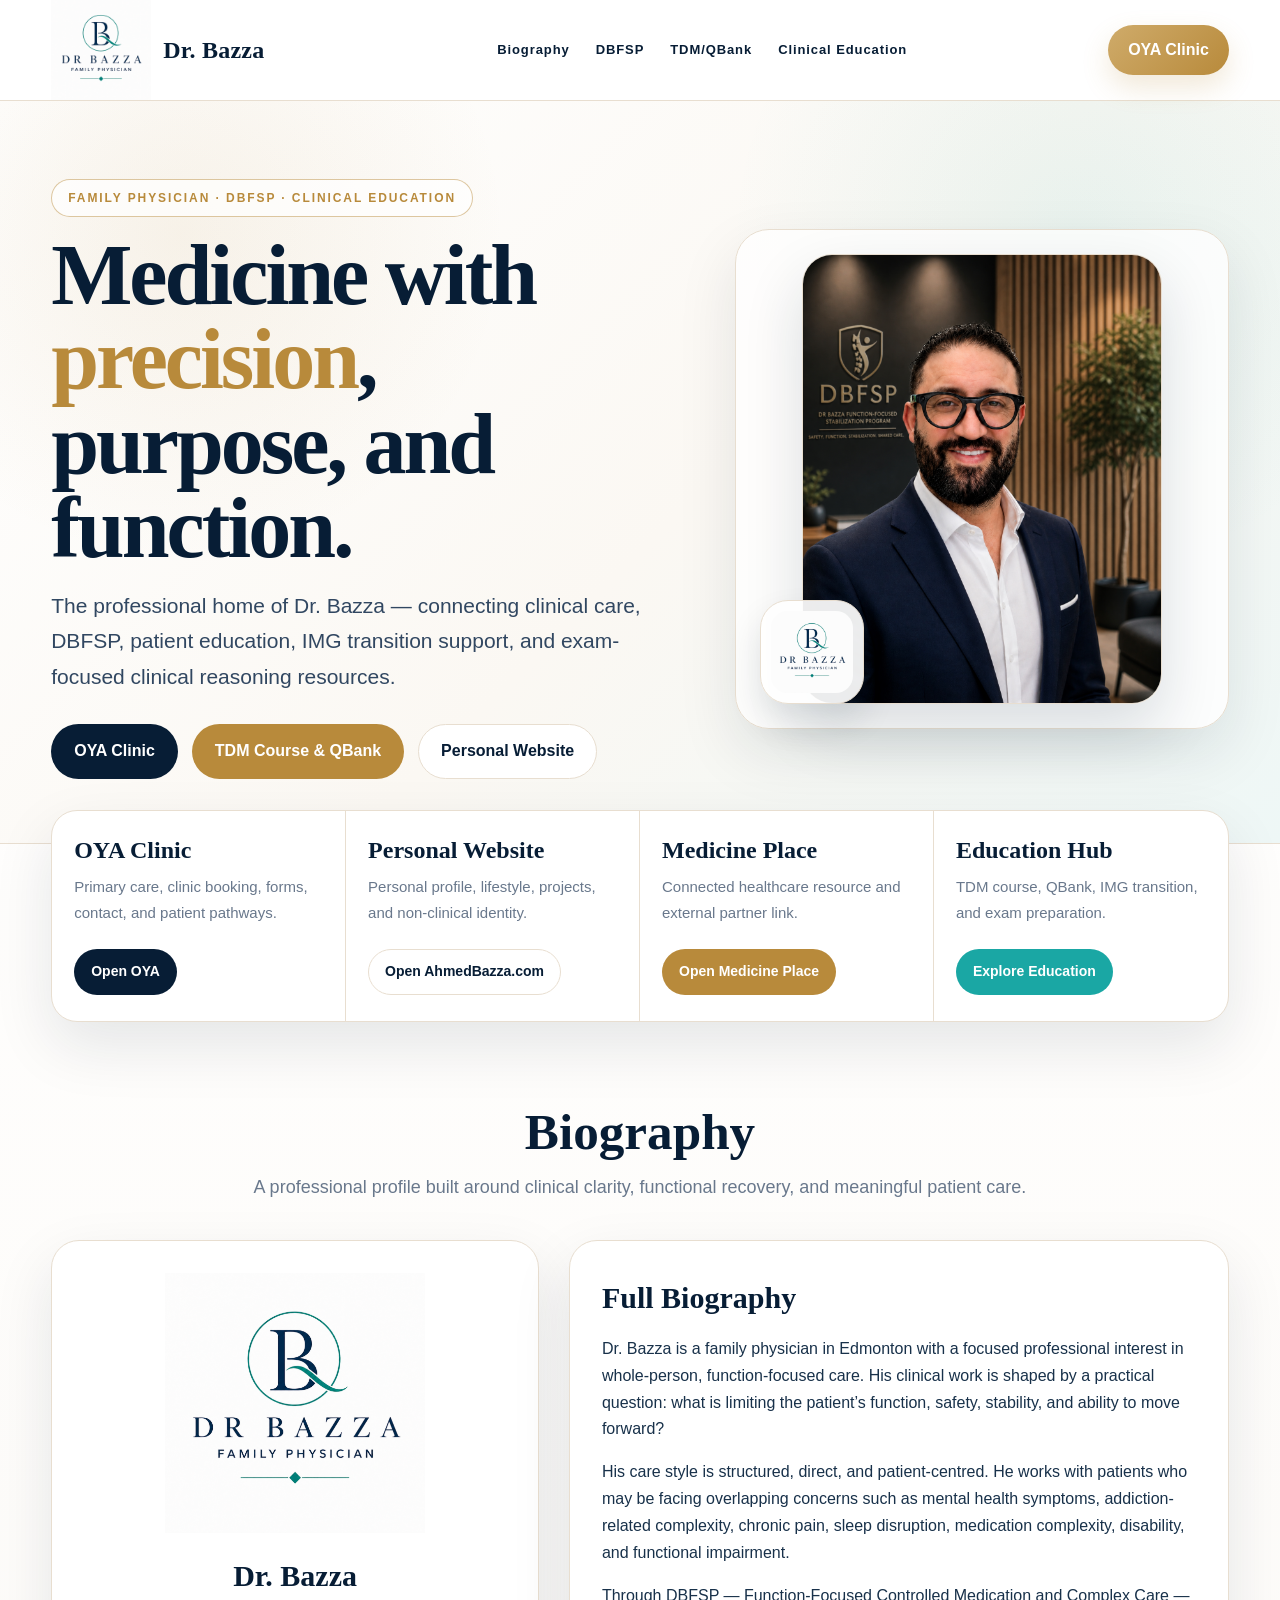
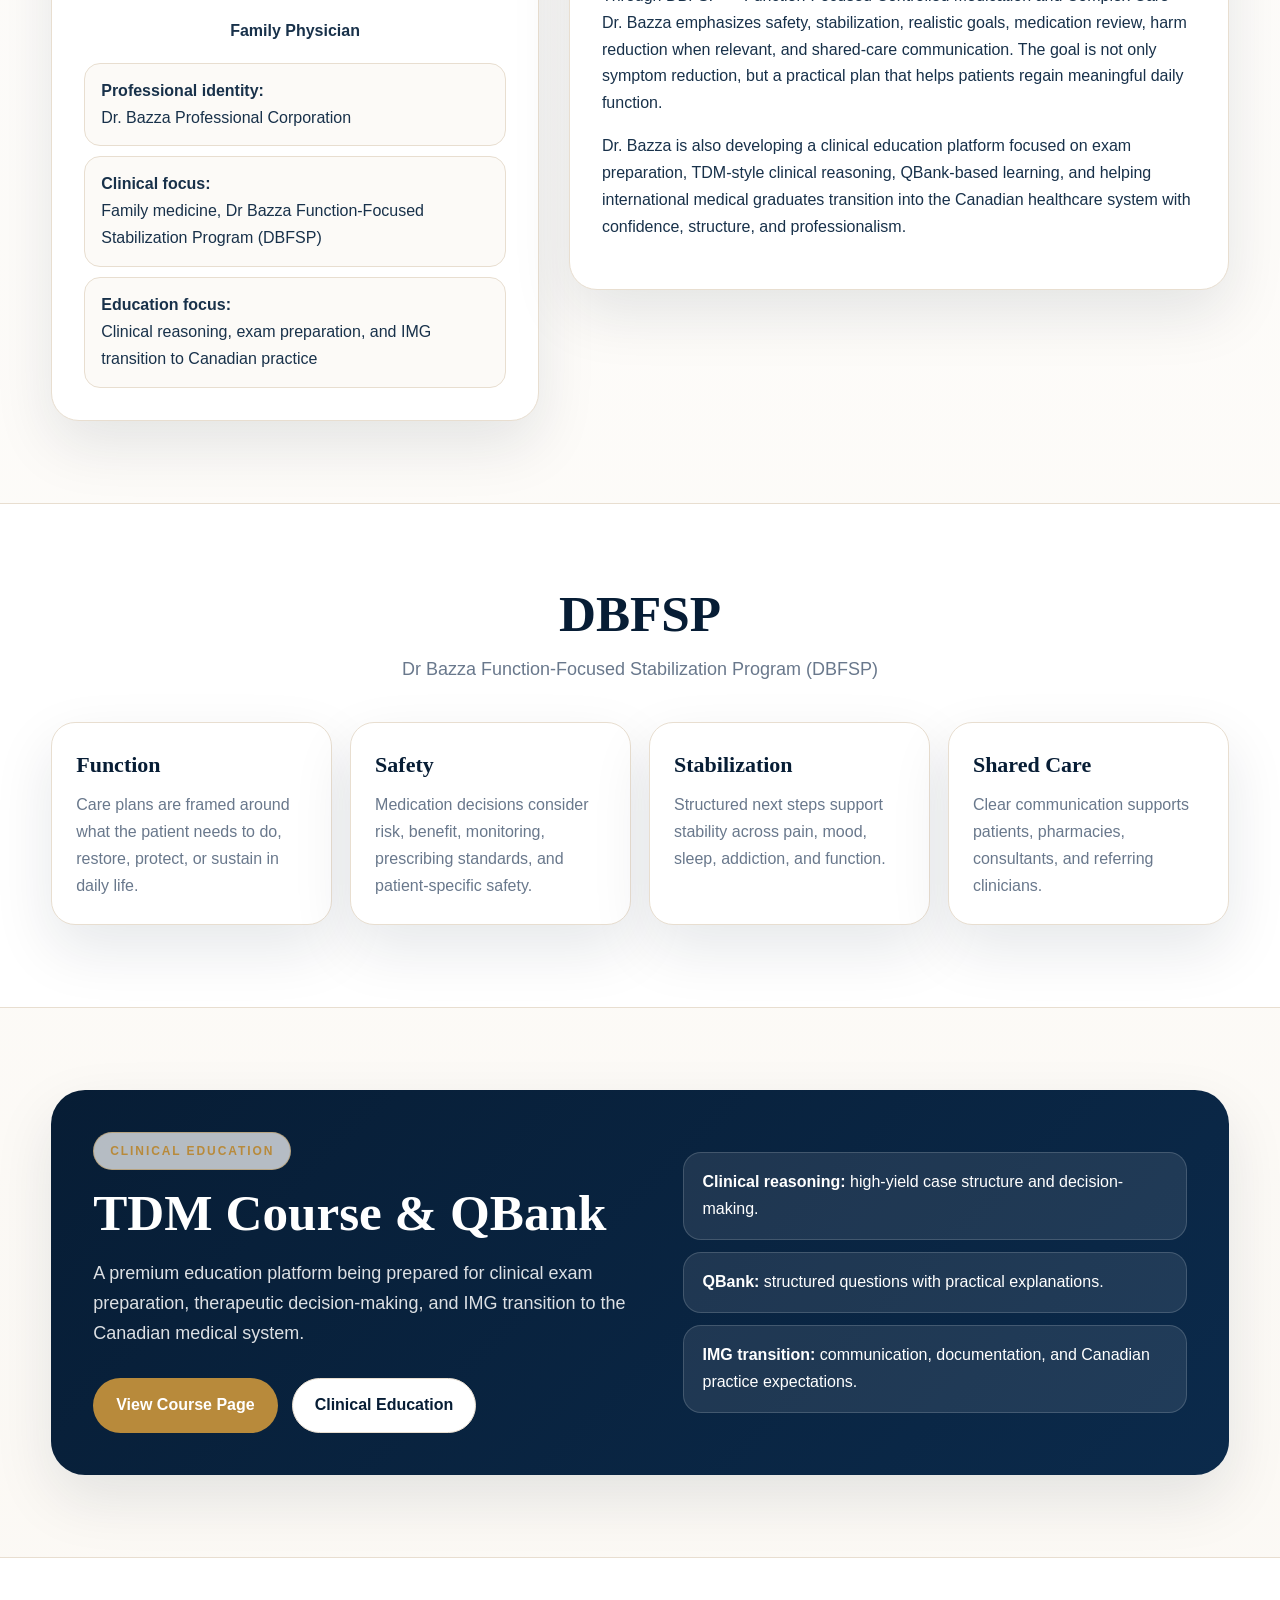
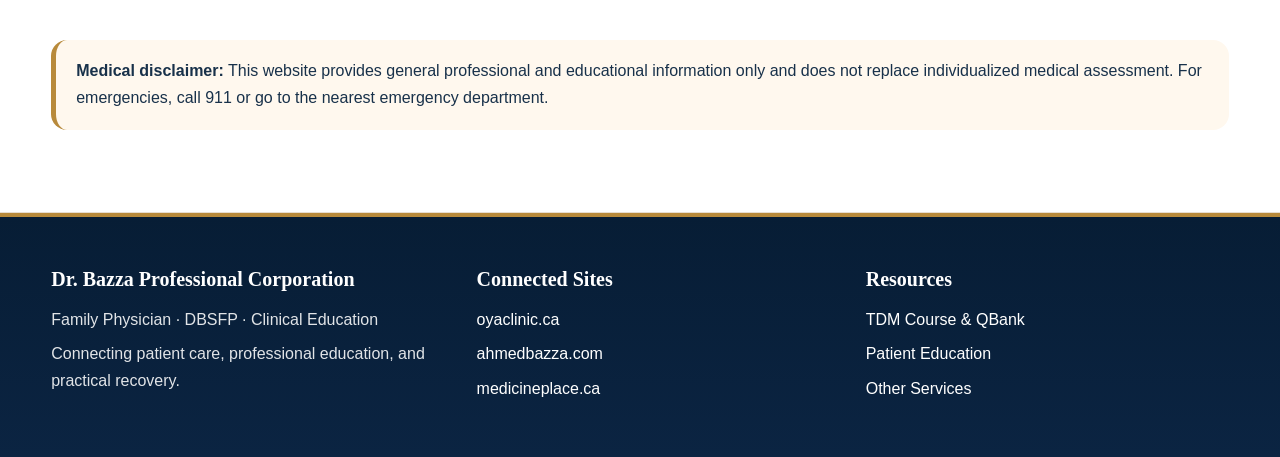
<file: index.html>
<!DOCTYPE html>
<html lang="en"><head>
  <meta charset="UTF-8">
  <meta name="viewport" content="width=device-width, initial-scale=1.0">
  <title>Dr. Bazza | Family Physician &amp; DBFSP</title>
  <meta name="description" content="Dr. Bazza. Family physician, DBFSP, clinical education, TDM course and QBank, patient education, and connected professional ecosystem.">
  <meta property="og:title" content="Dr. Bazza">
  <meta property="og:description" content="Family Physician &amp; DBFSP. Whole-person care with precision, purpose, and practical recovery.">
  <meta property="og:image" content="og-image.jpg">
  <link rel="stylesheet" href="styles.css">
  <link rel="icon" href="favicon.png">
</head>
<body>
  <a class="skip-link" href="#main">Skip to content</a>
  <header class="site-header">
    <div class="container header-row">
      <a class="brand" href="index.html" aria-label="Dr. Bazza home">
        <img src="favicon.png" alt="" class="brand-mark">
        <span class="brand-text"><span class="brand-name">Dr. Bazza</span>
      </a>
      <nav class="nav" aria-label="Main navigation">
        <a href="index.html#bio">Biography</a>
        <a href="index.html#DBFSP">DBFSP</a>
        <a href="tdm-course-qbank.html">TDM/QBank</a>
        <a href="clinical-education.html">Clinical Education</a>
  
      </nav>
      <a class="header-cta" href="https://oyaclinic.ca">OYA Clinic</a>
    </div>
  </header>

  <main id="main">
    <section class="hero">
      <div class="container hero-grid">
        <div>
          <div class="kicker">Family Physician · DBFSP · Clinical Education</div>
          <h1>Medicine with <span>precision</span>, purpose, and function.</h1>
          <p class="hero-lead">
            The professional home of Dr. Bazza — connecting clinical care, DBFSP, patient education,
            IMG transition support, and exam-focused clinical reasoning resources.
          </p>
          <div class="button-row">
            <a class="btn btn-primary" href="https://oyaclinic.ca">OYA Clinic</a>
            <a class="btn btn-gold" href="tdm-course-qbank.html">TDM Course &amp; QBank</a>
            <a class="btn btn-outline" href="https://ahmedbazza.com">Personal Website</a>
          </div>
        </div>
        <div class="hero-panel">
          <img src="dr-bazza-profile.jpg" alt="Professional portrait of Dr. Bazza" class="profile-photo">
          <img src="dr-bazza-logo.png" alt="Dr. Bazza logo" class="logo-chip">
        </div>
      </div>
    </section>

    <section class="container ecosystem" aria-label="Connected professional ecosystem">
      <div class="ecosystem-grid">
        <article class="ecosystem-card">
          <h3>OYA Clinic</h3>
          <p>Primary care, clinic booking, forms, contact, and patient pathways.</p>
          <a class="btn btn-primary btn-small" href="https://oyaclinic.ca">Open OYA</a>
        </article>
        <article class="ecosystem-card">
          <h3>Personal Website</h3>
          <p>Personal profile, lifestyle, projects, and non-clinical identity.</p>
          <a class="btn btn-outline btn-small" href="https://ahmedbazza.com">Open AhmedBazza.com</a>
        </article>
        <article class="ecosystem-card">
          <h3>Medicine Place</h3>
          <p>Connected healthcare resource and external partner link.</p>
          <a class="btn btn-gold btn-small" href="https://medicineplace.ca">Open Medicine Place</a>
        </article>
        <article class="ecosystem-card">
          <h3>Education Hub</h3>
          <p>TDM course, QBank, IMG transition, and exam preparation.</p>
          <a class="btn btn-teal btn-small" href="tdm-course-qbank.html">Explore Education</a>
        </article>
      </div>
    </section>

    <section class="section" id="bio">
      <div class="container">
        <div class="section-title">
          <h2>Biography</h2>
          <p>A professional profile built around clinical clarity, functional recovery, and meaningful patient care.</p>
        </div>
        <div class="bio-grid">
          <aside class="panel signature-card">
            <img src="dr-bazza-logo.png" alt="Dr. Bazza logo" class="logo">
            <h3>Dr. Bazza</h3>
            <p><strong>Family Physician</strong></p>
            <div class="meta-list">
              <div class="meta-item"><strong>Professional identity:</strong><br>Dr. Bazza Professional Corporation</div>
              <div class="meta-item"><strong>Clinical focus:</strong><br>Family medicine, Dr Bazza Function-Focused Stabilization Program (DBFSP)</div>
              <div class="meta-item"><strong>Education focus:</strong><br>Clinical reasoning, exam preparation, and IMG transition to Canadian practice</div>
            </div>
          </aside>

          <article class="panel bio-text">
            <h3>Full Biography</h3>
            <p>
              Dr. Bazza is a family physician in Edmonton with a focused professional interest in
              whole-person, function-focused care. His clinical work is shaped by a practical question:
              what is limiting the patient’s function, safety, stability, and ability to move forward?
            </p>
            <p>
              His care style is structured, direct, and patient-centred. He works with patients who may be
              facing overlapping concerns such as mental health symptoms, addiction-related complexity,
              chronic pain, sleep disruption, medication complexity, disability, and functional impairment.
            </p>
            <p>
              Through DBFSP — Function-Focused Controlled Medication and Complex Care — Dr. Bazza emphasizes
              safety, stabilization, realistic goals, medication review, harm reduction when relevant, and
              shared-care communication. The goal is not only symptom reduction, but a practical plan that
              helps patients regain meaningful daily function.
            </p>
            <p>
              Dr. Bazza is also developing a clinical education platform focused on exam preparation,
              TDM-style clinical reasoning, QBank-based learning, and helping international medical graduates
              transition into the Canadian healthcare system with confidence, structure, and professionalism.
            </p>
          </article>
        </div>
      </div>
    </section>

    <section class="section alt" id="dpfsp">
      <div class="container">
        <div class="section-title">
          <h2>DBFSP</h2>
          <p>Dr Bazza Function-Focused Stabilization Program (DBFSP)</p>
        </div>
        <div class="focus-grid">
          <article class="focus-card"><h3>Function</h3><p>Care plans are framed around what the patient needs to do, restore, protect, or sustain in daily life.</p></article>
          <article class="focus-card"><h3>Safety</h3><p>Medication decisions consider risk, benefit, monitoring, prescribing standards, and patient-specific safety.</p></article>
          <article class="focus-card"><h3>Stabilization</h3><p>Structured next steps support stability across pain, mood, sleep, addiction, and function.</p></article>
          <article class="focus-card"><h3>Shared Care</h3><p>Clear communication supports patients, pharmacies, consultants, and referring clinicians.</p></article>
        </div>
      </div>
    </section>

    <section class="section">
      <div class="container education-ad">
        <div>
          <div class="kicker">Clinical Education</div>
          <h2>TDM Course &amp; QBank</h2>
          <p>
            A premium education platform being prepared for clinical exam preparation, therapeutic decision-making,
            and IMG transition to the Canadian medical system.
          </p>
          <div class="button-row">
            <a class="btn btn-gold" href="tdm-course-qbank.html">View Course Page</a>
            <a class="btn btn-outline" href="clinical-education.html">Clinical Education</a>
          </div>
        </div>
        <div class="ad-list">
          <div class="ad-item"><strong>Clinical reasoning:</strong> high-yield case structure and decision-making.</div>
          <div class="ad-item"><strong>QBank:</strong> structured questions with practical explanations.</div>
          <div class="ad-item"><strong>IMG transition:</strong> communication, documentation, and Canadian practice expectations.</div>
        </div>
      </div>
    </section>

    <section class="section alt">
      <div class="container">
        <div class="notice">
          <strong>Medical disclaimer:</strong> This website provides general professional and educational information only and does not replace individualized medical assessment. For emergencies, call 911 or go to the nearest emergency department.
        </div>
      </div>
    </section>
  </main>
  <footer class="footer">
    <div class="container footer-grid">
      <div>
        <h4>Dr. Bazza Professional Corporation</h4>
        <p>Family Physician · DBSFP · Clinical Education</p>
        <p>Connecting patient care, professional education, and practical recovery.</p>
      </div>
      <div>
        <h4>Connected Sites</h4>
        <p><a href="https://oyaclinic.ca">oyaclinic.ca</a></p>
        <p><a href="https://ahmedbazza.com">ahmedbazza.com</a></p>
        <p><a href="https://medicineplace.ca">medicineplace.ca</a></p>
      </div>
      <div>
        <h4>Resources</h4>
        <p><a href="tdm-course-qbank.html">TDM Course &amp; QBank</a></p>
        <p><a href="patient-education.html">Patient Education</a></p>
        <p><a href="other-services.html">Other Services</a></p>
      </div>
    </div>
  </footer>


</body></html>
</file>
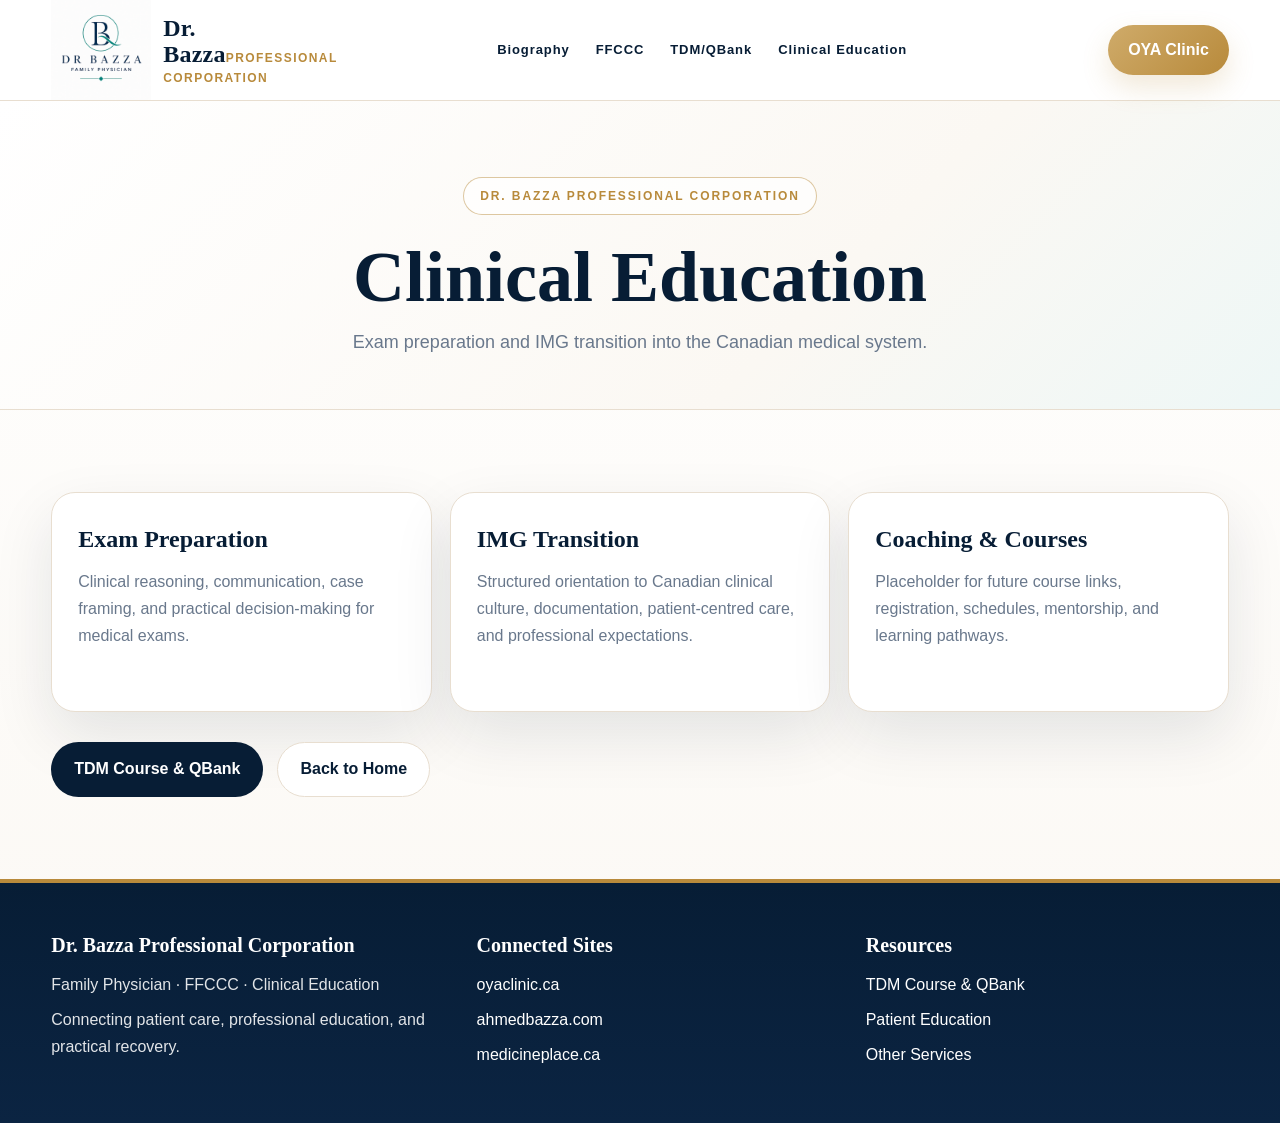
<file: clinical-education.html>
<!DOCTYPE html>
<html lang="en">
<head>
  <meta charset="UTF-8">
  <meta name="viewport" content="width=device-width, initial-scale=1.0">
  <title>Clinical Education | Dr. Bazza</title>
  <meta name="description" content="Exam preparation and IMG transition into the Canadian medical system.">
  <link rel="stylesheet" href="styles.css">
  <link rel="icon" href="favicon.png">
</head>
<body>
  <header class="site-header">
    <div class="container header-row">
      <a class="brand" href="index.html" aria-label="Dr. Bazza home">
        <img src="favicon.png" alt="" class="brand-mark">
        <span class="brand-text"><span class="brand-name">Dr. Bazza</span><span class="brand-sub">Professional Corporation</span></span>
      </a>
      <nav class="nav" aria-label="Main navigation">
        <a href="index.html#bio">Biography</a>
        <a href="index.html#ffccc">FFCCC</a>
        <a href="tdm-course-qbank.html">TDM/QBank</a>
        <a href="clinical-education.html" class="active">Clinical Education</a>
        
      </nav>
      <a class="header-cta" href="https://oyaclinic.ca">OYA Clinic</a>
    </div>
  </header>
  <main>
    <section class="page-hero">
      <div class="container">
        <div class="kicker">Dr. Bazza Professional Corporation</div>
        <h1>Clinical Education</h1>
        <p>Exam preparation and IMG transition into the Canadian medical system.</p>
      </div>
    </section>
    <section class="section">
  <div class="container">
    <div class="placeholder-grid">
      <article class="placeholder-card"><h3>Exam Preparation</h3><p>Clinical reasoning, communication, case framing, and practical decision-making for medical exams.</p></article>
      <article class="placeholder-card"><h3>IMG Transition</h3><p>Structured orientation to Canadian clinical culture, documentation, patient-centred care, and professional expectations.</p></article>
      <article class="placeholder-card"><h3>Coaching & Courses</h3><p>Placeholder for future course links, registration, schedules, mentorship, and learning pathways.</p></article>
    </div>
    <div class="button-row">
      <a class="btn btn-primary" href="tdm-course-qbank.html">TDM Course & QBank</a>
      <a class="btn btn-outline" href="index.html">Back to Home</a>
    </div>
  </div>
</section>
  </main>
  <footer class="footer">
    <div class="container footer-grid">
      <div>
        <h4>Dr. Bazza Professional Corporation</h4>
        <p>Family Physician · FFCCC · Clinical Education</p>
        <p>Connecting patient care, professional education, and practical recovery.</p>
      </div>
      <div>
        <h4>Connected Sites</h4>
        <p><a href="https://oyaclinic.ca">oyaclinic.ca</a></p>
        <p><a href="https://ahmedbazza.com">ahmedbazza.com</a></p>
        <p><a href="https://medicineplace.ca">medicineplace.ca</a></p>
      </div>
      <div>
        <h4>Resources</h4>
        <p><a href="tdm-course-qbank.html">TDM Course & QBank</a></p>
        <p><a href="patient-education.html">Patient Education</a></p>
        <p><a href="other-services.html">Other Services</a></p>
      </div>
    </div>
  </footer>
</body>
</html>
</file>
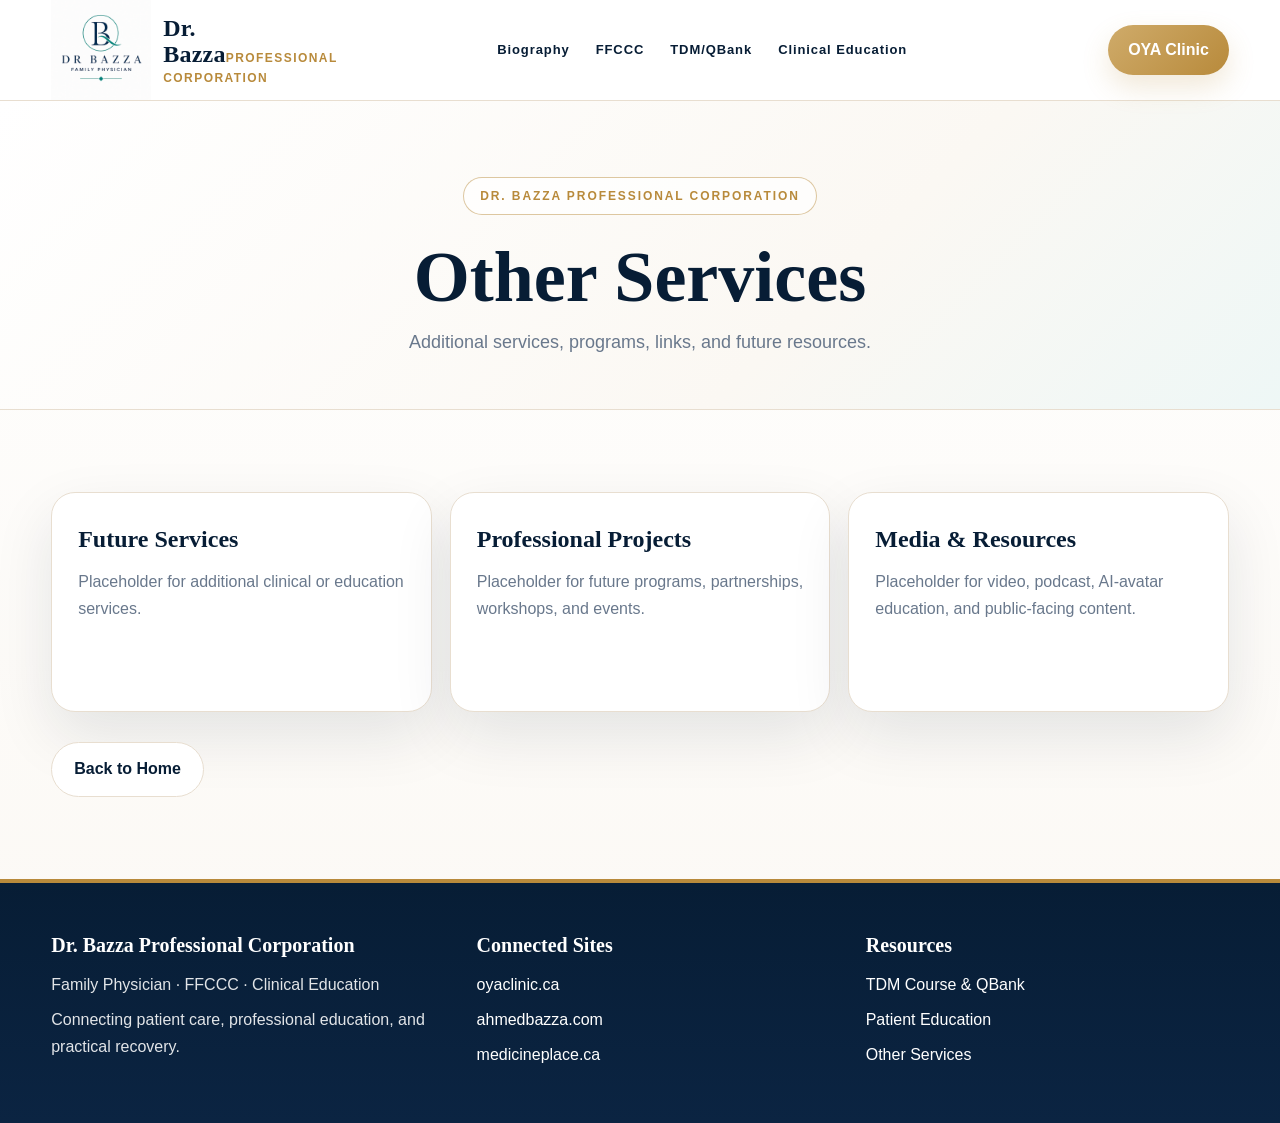
<file: other-services.html>
<!DOCTYPE html>
<html lang="en">
<head>
  <meta charset="UTF-8">
  <meta name="viewport" content="width=device-width, initial-scale=1.0">
  <title>Other Services | Dr. Bazza</title>
  <meta name="description" content="Additional services, programs, links, and future resources.">
  <link rel="stylesheet" href="styles.css">
  <link rel="icon" href="favicon.png">
</head>
<body>
  <header class="site-header">
    <div class="container header-row">
      <a class="brand" href="index.html" aria-label="Dr. Bazza home">
        <img src="favicon.png" alt="" class="brand-mark">
        <span class="brand-text"><span class="brand-name">Dr. Bazza</span><span class="brand-sub">Professional Corporation</span></span>
      </a>
      <nav class="nav" aria-label="Main navigation">
        <a href="index.html#bio">Biography</a>
        <a href="index.html#ffccc">FFCCC</a>
        <a href="tdm-course-qbank.html">TDM/QBank</a>
        <a href="clinical-education.html">Clinical Education</a>
        
      </nav>
      <a class="header-cta" href="https://oyaclinic.ca">OYA Clinic</a>
    </div>
  </header>
  <main>
    <section class="page-hero">
      <div class="container">
        <div class="kicker">Dr. Bazza Professional Corporation</div>
        <h1>Other Services</h1>
        <p>Additional services, programs, links, and future resources.</p>
      </div>
    </section>
    <section class="section">
  <div class="container">
    <div class="placeholder-grid">
      <article class="placeholder-card"><h3>Future Services</h3><p>Placeholder for additional clinical or education services.</p></article>
      <article class="placeholder-card"><h3>Professional Projects</h3><p>Placeholder for future programs, partnerships, workshops, and events.</p></article>
      <article class="placeholder-card"><h3>Media & Resources</h3><p>Placeholder for video, podcast, AI-avatar education, and public-facing content.</p></article>
    </div>
    <div class="button-row"><a class="btn btn-outline" href="index.html">Back to Home</a></div>
  </div>
</section>
  </main>
  <footer class="footer">
    <div class="container footer-grid">
      <div>
        <h4>Dr. Bazza Professional Corporation</h4>
        <p>Family Physician · FFCCC · Clinical Education</p>
        <p>Connecting patient care, professional education, and practical recovery.</p>
      </div>
      <div>
        <h4>Connected Sites</h4>
        <p><a href="https://oyaclinic.ca">oyaclinic.ca</a></p>
        <p><a href="https://ahmedbazza.com">ahmedbazza.com</a></p>
        <p><a href="https://medicineplace.ca">medicineplace.ca</a></p>
      </div>
      <div>
        <h4>Resources</h4>
        <p><a href="tdm-course-qbank.html">TDM Course & QBank</a></p>
        <p><a href="patient-education.html">Patient Education</a></p>
        <p><a href="other-services.html">Other Services</a></p>
      </div>
    </div>
  </footer>
</body>
</html>
</file>
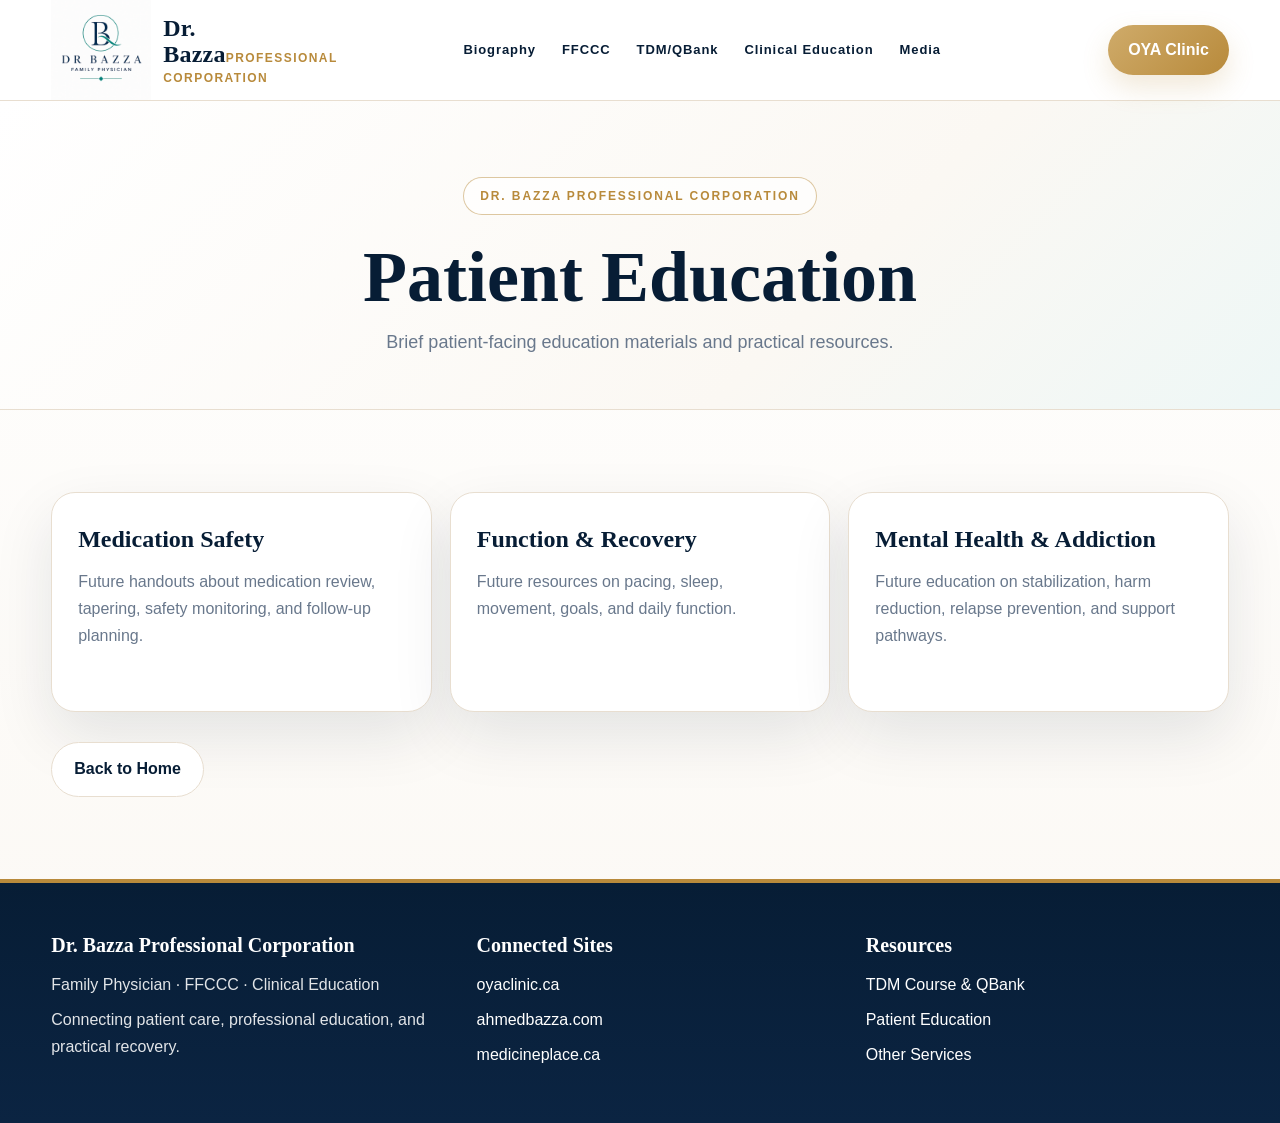
<file: patient-education.html>
<!DOCTYPE html>
<html lang="en">
<head>
  <meta charset="UTF-8">
  <meta name="viewport" content="width=device-width, initial-scale=1.0">
  <title>Patient Education | Dr. Bazza</title>
  <meta name="description" content="Brief patient-facing education materials and practical resources.">
  <link rel="stylesheet" href="styles.css">
  <link rel="icon" href="favicon.png">
</head>
<body>
  <header class="site-header">
    <div class="container header-row">
      <a class="brand" href="index.html" aria-label="Dr. Bazza home">
        <img src="favicon.png" alt="" class="brand-mark">
        <span class="brand-text"><span class="brand-name">Dr. Bazza</span><span class="brand-sub">Professional Corporation</span></span>
      </a>
      <nav class="nav" aria-label="Main navigation">
        <a href="index.html#bio">Biography</a>
        <a href="index.html#ffccc">FFCCC</a>
        <a href="tdm-course-qbank.html">TDM/QBank</a>
        <a href="clinical-education.html">Clinical Education</a>
        <a href="media-avatar.html">Media</a>
      </nav>
      <a class="header-cta" href="https://oyaclinic.ca">OYA Clinic</a>
    </div>
  </header>
  <main>
    <section class="page-hero">
      <div class="container">
        <div class="kicker">Dr. Bazza Professional Corporation</div>
        <h1>Patient Education</h1>
        <p>Brief patient-facing education materials and practical resources.</p>
      </div>
    </section>
    <section class="section">
  <div class="container">
    <div class="placeholder-grid">
      <article class="placeholder-card"><h3>Medication Safety</h3><p>Future handouts about medication review, tapering, safety monitoring, and follow-up planning.</p></article>
      <article class="placeholder-card"><h3>Function & Recovery</h3><p>Future resources on pacing, sleep, movement, goals, and daily function.</p></article>
      <article class="placeholder-card"><h3>Mental Health & Addiction</h3><p>Future education on stabilization, harm reduction, relapse prevention, and support pathways.</p></article>
    </div>
    <div class="button-row"><a class="btn btn-outline" href="index.html">Back to Home</a></div>
  </div>
</section>
  </main>
  <footer class="footer">
    <div class="container footer-grid">
      <div>
        <h4>Dr. Bazza Professional Corporation</h4>
        <p>Family Physician · FFCCC · Clinical Education</p>
        <p>Connecting patient care, professional education, and practical recovery.</p>
      </div>
      <div>
        <h4>Connected Sites</h4>
        <p><a href="https://oyaclinic.ca">oyaclinic.ca</a></p>
        <p><a href="https://ahmedbazza.com">ahmedbazza.com</a></p>
        <p><a href="https://medicineplace.ca">medicineplace.ca</a></p>
      </div>
      <div>
        <h4>Resources</h4>
        <p><a href="tdm-course-qbank.html">TDM Course & QBank</a></p>
        <p><a href="patient-education.html">Patient Education</a></p>
        <p><a href="other-services.html">Other Services</a></p>
      </div>
    </div>
  </footer>
</body>
</html>
</file>
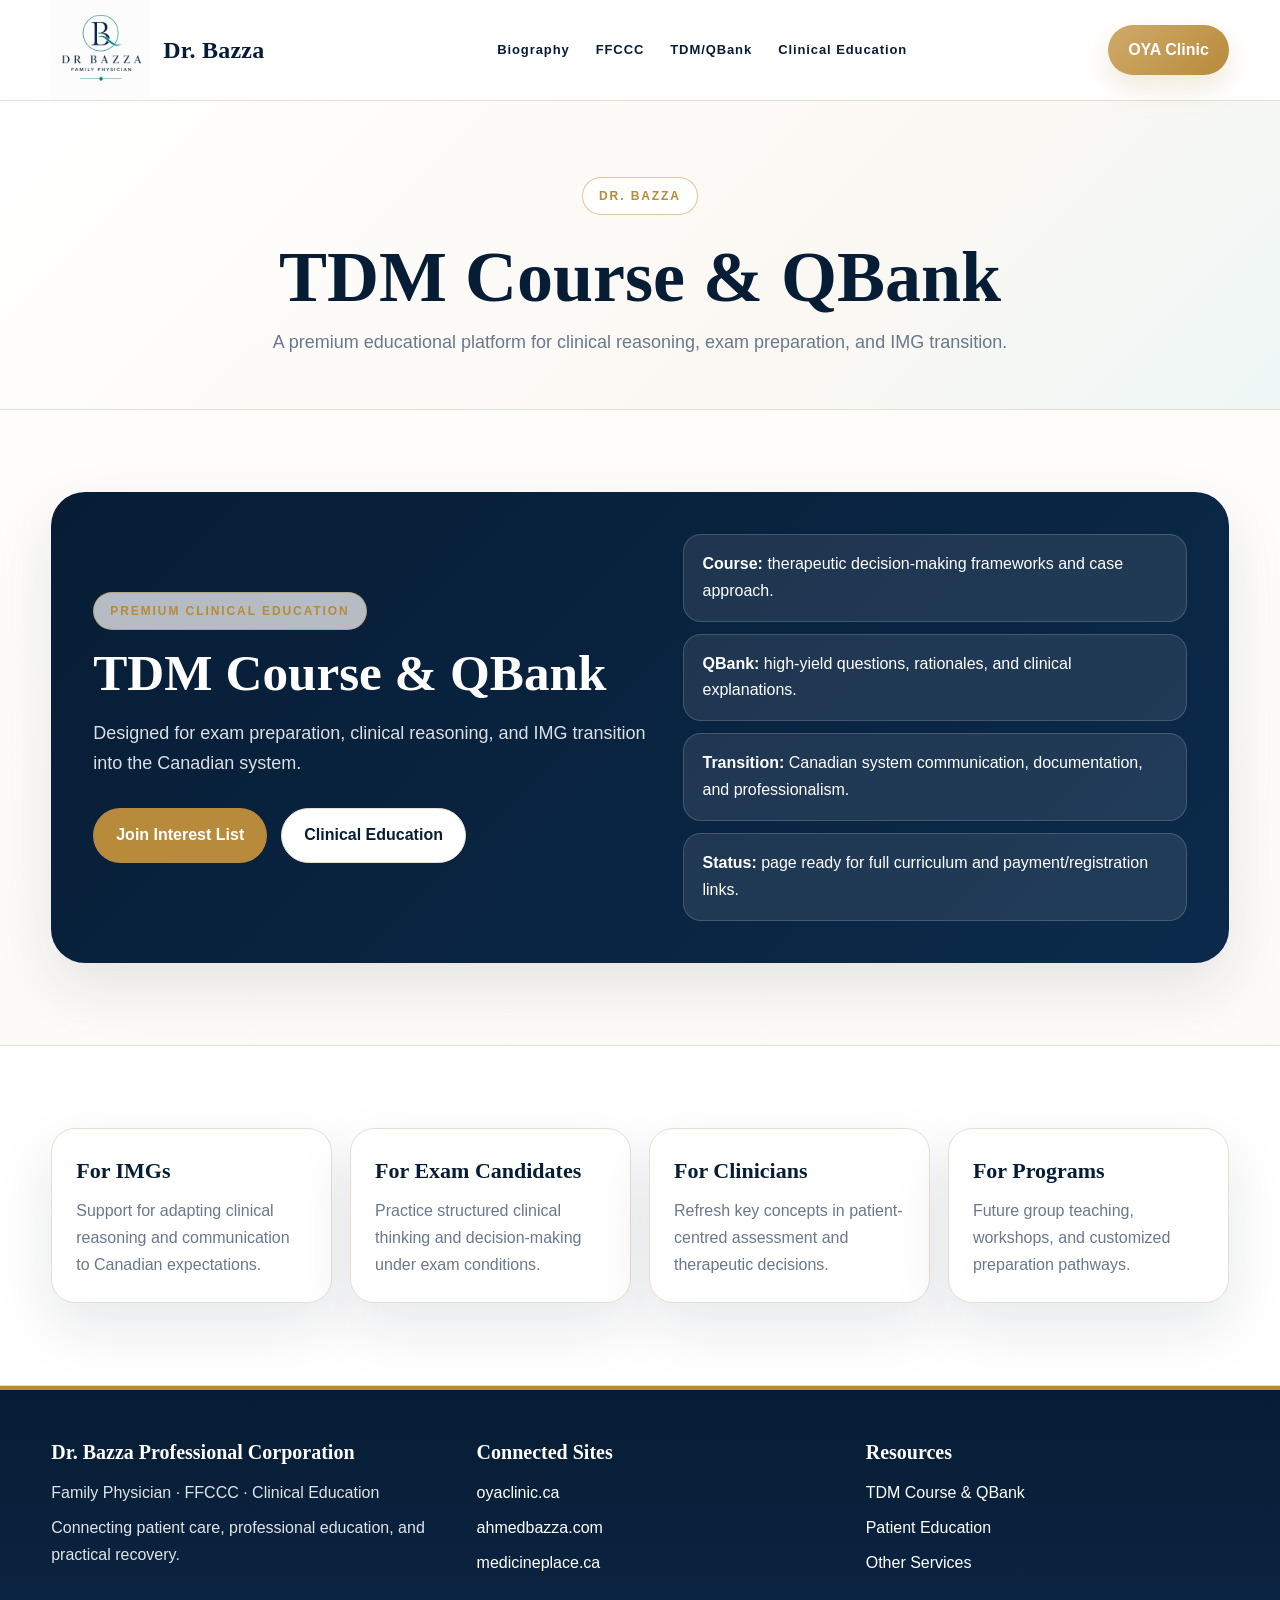
<file: tdm-course-qbank.html>
<!DOCTYPE html>
<html lang="en">
<head>
  <meta charset="UTF-8">
  <meta name="viewport" content="width=device-width, initial-scale=1.0">
  <title>TDM Course & QBank | Dr. Bazza</title>
  <meta name="description" content="A premium educational platform for clinical reasoning, exam preparation, and IMG transition.">
  <link rel="stylesheet" href="styles.css">
  <link rel="icon" href="favicon.png">
</head>
<body>
  <header class="site-header">
    <div class="container header-row">
      <a class="brand" href="index.html" aria-label="Dr. Bazza home">
        <img src="favicon.png" alt="" class="brand-mark">
        <span class="brand-text"><span class="brand-name">Dr. Bazza</span>
      </a>
      <nav class="nav" aria-label="Main navigation">
        <a href="index.html#bio">Biography</a>
        <a href="index.html#ffccc">FFCCC</a>
        <a href="tdm-course-qbank.html" class="active">TDM/QBank</a>
        <a href="clinical-education.html">Clinical Education</a>
        
      </nav>
      <a class="header-cta" href="https://oyaclinic.ca">OYA Clinic</a>
    </div>
  </header>
  <main>
    <section class="page-hero">
      <div class="container">
        <div class="kicker">Dr. Bazza </div>
        <h1>TDM Course & QBank</h1>
        <p>A premium educational platform for clinical reasoning, exam preparation, and IMG transition.</p>
      </div>
    </section>
    <section class="section">
  <div class="container education-ad">
    <div>
      <div class="kicker">Premium clinical education</div>
      <h2>TDM Course & QBank</h2>
      <p>Designed for exam preparation, clinical reasoning, and IMG transition into the Canadian system.</p>
      <div class="button-row">
        <a class="btn btn-gold" href="mailto:info@drbazza.ca?subject=TDM%20Course%20and%20QBank">Join Interest List</a>
        <a class="btn btn-outline" href="clinical-education.html">Clinical Education</a>
      </div>
    </div>
    <div class="ad-list">
      <div class="ad-item"><strong>Course:</strong> therapeutic decision-making frameworks and case approach.</div>
      <div class="ad-item"><strong>QBank:</strong> high-yield questions, rationales, and clinical explanations.</div>
      <div class="ad-item"><strong>Transition:</strong> Canadian system communication, documentation, and professionalism.</div>
      <div class="ad-item"><strong>Status:</strong> page ready for full curriculum and payment/registration links.</div>
    </div>
  </div>
</section>
<section class="section alt">
  <div class="container">
    <div class="focus-grid">
      <article class="focus-card"><h3>For IMGs</h3><p>Support for adapting clinical reasoning and communication to Canadian expectations.</p></article>
      <article class="focus-card"><h3>For Exam Candidates</h3><p>Practice structured clinical thinking and decision-making under exam conditions.</p></article>
      <article class="focus-card"><h3>For Clinicians</h3><p>Refresh key concepts in patient-centred assessment and therapeutic decisions.</p></article>
      <article class="focus-card"><h3>For Programs</h3><p>Future group teaching, workshops, and customized preparation pathways.</p></article>
    </div>
  </div>
</section>
  </main>
  <footer class="footer">
    <div class="container footer-grid">
      <div>
        <h4>Dr. Bazza Professional Corporation</h4>
        <p>Family Physician · FFCCC · Clinical Education</p>
        <p>Connecting patient care, professional education, and practical recovery.</p>
      </div>
      <div>
        <h4>Connected Sites</h4>
        <p><a href="https://oyaclinic.ca">oyaclinic.ca</a></p>
        <p><a href="https://ahmedbazza.com">ahmedbazza.com</a></p>
        <p><a href="https://medicineplace.ca">medicineplace.ca</a></p>
      </div>
      <div>
        <h4>Resources</h4>
        <p><a href="tdm-course-qbank.html">TDM Course & QBank</a></p>
        <p><a href="patient-education.html">Patient Education</a></p>
        <p><a href="other-services.html">Other Services</a></p>
      </div>
    </div>
  </footer>
</body>
</html>
</file>
<file: styles.css>
:root{
  --navy:#071d35;
  --navy2:#0b2a4b;
  --teal:#1aa7a4;
  --gold:#b88a3b;
  --gold2:#cfab6a;
  --cream:#fbf8f3;
  --soft:#f7f1e8;
  --white:#ffffff;
  --text:#18314a;
  --muted:#69788c;
  --line:#e8ded0;
  --shadow:0 24px 60px rgba(7,29,53,.10);
}
*{box-sizing:border-box}
html{scroll-behavior:smooth}
body{
  margin:0;
  background:linear-gradient(180deg,#ffffff 0%,var(--cream) 100%);
  color:var(--text);
  font-family:-apple-system,BlinkMacSystemFont,"Segoe UI",Roboto,Arial,sans-serif;
  line-height:1.68;
}
a{text-decoration:none;color:inherit}
img{max-width:100%;display:block;height:auto}
.container{width:min(1180px,92%);margin:auto}
.serif{font-family:Georgia,"Times New Roman",serif}
.skip-link{position:absolute;left:-999px;top:auto}
.skip-link:focus{left:16px;top:16px;z-index:9999;background:#fff;color:var(--navy);padding:10px 12px;border-radius:10px}

/* Header */
.site-header{
  position:sticky;top:0;z-index:30;
  background:rgba(255,255,255,.93);
  backdrop-filter:blur(14px);
  border-bottom:1px solid var(--line);
}
.header-row{
  min-height:86px;
  display:grid;
  grid-template-columns:245px 1fr auto;
  align-items:center;
  gap:24px;
}
.brand{display:flex;align-items:center;gap:12px;color:var(--navy)}
.brand-mark{width:100px;height:100px;object-fit:contain}
.brand-text{line-height:1.1}
.brand-name{font-family:Georgia,"Times New Roman",serif;font-size:24px;font-weight:700;letter-spacing:.01em}
.brand-sub{font-size:12px;color:var(--gold);font-weight:900;letter-spacing:.12em;text-transform:uppercase}
.nav{display:flex;justify-content:center;gap:26px;flex-wrap:wrap;font-size:13px;letter-spacing:.07em;font-weight:850;color:var(--navy)}
.nav a{position:relative;padding:8px 0}
.nav a:hover{color:var(--gold)}
.nav a:hover:after{content:"";position:absolute;left:18%;right:18%;bottom:-5px;height:2px;background:var(--gold)}
.header-cta{display:inline-flex;align-items:center;justify-content:center;min-height:46px;padding:12px 20px;border-radius:999px;background:linear-gradient(135deg,var(--gold2),var(--gold));color:#fff;font-weight:850;white-space:nowrap;box-shadow:0 12px 28px rgba(184,138,59,.20)}

/* Hero */
.hero{
  padding:78px 0 64px;
  background:
    radial-gradient(circle at 14% 18%, rgba(184,138,59,.10), transparent 26%),
    radial-gradient(circle at 84% 18%, rgba(26,167,164,.08), transparent 28%),
    linear-gradient(135deg,#fff 0%,#fbf8f3 54%,#eef7f6 100%);
  border-bottom:1px solid var(--line);
}
.hero-grid{display:grid;grid-template-columns:1.12fr .88fr;gap:56px;align-items:center}
.kicker{display:inline-flex;margin-bottom:16px;padding:8px 16px;border:1px solid rgba(184,138,59,.48);border-radius:999px;background:rgba(255,255,255,.70);color:var(--gold);font-size:12px;font-weight:900;letter-spacing:.16em;text-transform:uppercase}
.hero h1{margin:0 0 18px;color:var(--navy);font-family:Georgia,"Times New Roman",serif;font-size:clamp(46px,7vw,86px);line-height:.98;letter-spacing:-.035em}
.hero h1 span{color:var(--gold)}
.hero-lead{max-width:720px;margin:0;color:#314761;font-size:21px}
.hero-panel{position:relative;background:rgba(255,255,255,.78);border:1px solid var(--line);border-radius:34px;box-shadow:var(--shadow);padding:24px}
.profile-photo{width:100%;max-width:360px;aspect-ratio:4/5;object-fit:cover;border-radius:30px;border:1px solid var(--line);box-shadow:0 26px 60px rgba(7,29,53,.14);margin:auto}
.logo-chip{position:absolute;left:24px;bottom:24px;width:104px;height:104px;border-radius:28px;background:rgba(255,255,255,.92);border:1px solid var(--line);padding:10px;box-shadow:0 18px 34px rgba(7,29,53,.12)}
.button-row{display:flex;gap:14px;flex-wrap:wrap;margin-top:30px}
.btn{display:inline-flex;align-items:center;justify-content:center;min-height:50px;padding:13px 22px;border-radius:999px;border:1px solid transparent;font-weight:850;transition:.18s ease;cursor:pointer}
.btn:hover{transform:translateY(-1px)}
.btn-primary{background:var(--navy);color:#fff}
.btn-gold{background:var(--gold);color:#fff}
.btn-teal{background:var(--teal);color:#fff}
.btn-outline{background:#fff;color:var(--navy);border-color:var(--line)}
.btn-small{min-height:42px;padding:10px 16px;font-size:14px}

/* Ecosystem */
.ecosystem{position:relative;z-index:4;margin-top:-34px}
.ecosystem-grid{display:grid;grid-template-columns:repeat(4,1fr);background:#fff;border:1px solid var(--line);border-radius:26px;box-shadow:var(--shadow);overflow:hidden}
.ecosystem-card{padding:26px 22px;border-right:1px solid var(--line);min-height:210px;display:flex;flex-direction:column}
.ecosystem-card:last-child{border-right:0}
.ecosystem-card h3{margin:0 0 10px;font-family:Georgia,"Times New Roman",serif;color:var(--navy);font-size:24px;line-height:1.15}
.ecosystem-card p{margin:0 0 16px;color:var(--muted);font-size:15px}
.ecosystem-card .btn{margin-top:auto;align-self:flex-start}

/* Sections */
.section{padding:82px 0}
.section.alt{background:#fff;border-top:1px solid var(--line);border-bottom:1px solid var(--line)}
.section-title{max-width:850px;margin:0 auto 38px;text-align:center}
.section-title h2{margin:0 0 12px;color:var(--navy);font-family:Georgia,"Times New Roman",serif;font-size:clamp(34px,4vw,52px);line-height:1.1}
.section-title p{margin:0;color:var(--muted);font-size:18px}
.bio-grid{display:grid;grid-template-columns:.85fr 1.15fr;gap:30px;align-items:start}
.panel{background:#fff;border:1px solid var(--line);border-radius:28px;box-shadow:var(--shadow);padding:32px}
.panel h3{margin:0 0 12px;color:var(--navy);font-family:Georgia,"Times New Roman",serif;font-size:30px}
.signature-card{text-align:center}
.signature-card .logo{width:260px;margin:0 auto 18px}
.meta-list{display:grid;gap:10px;text-align:left;margin-top:18px}
.meta-item{padding:14px 16px;border:1px solid var(--line);border-radius:16px;background:#fcfaf7}
.bio-text p{margin:0 0 16px}
.focus-grid{display:grid;grid-template-columns:repeat(4,1fr);gap:18px}
.focus-card{background:#fff;border:1px solid var(--line);border-radius:24px;padding:24px;box-shadow:var(--shadow)}
.focus-card h3{margin:0 0 8px;color:var(--navy);font-family:Georgia,"Times New Roman",serif;font-size:22px}
.focus-card p{margin:0;color:var(--muted)}
.education-ad{background:linear-gradient(135deg,var(--navy),var(--navy2));color:#fff;border-radius:34px;padding:42px;box-shadow:var(--shadow);display:grid;grid-template-columns:1.05fr .95fr;gap:34px;align-items:center}
.education-ad h2{font-family:Georgia,"Times New Roman",serif;font-size:clamp(34px,4vw,58px);line-height:1.05;margin:0 0 12px}
.education-ad p{color:rgba(255,255,255,.86);font-size:18px}
.ad-list{display:grid;gap:12px}
.ad-item{padding:16px 18px;background:rgba(255,255,255,.09);border:1px solid rgba(255,255,255,.16);border-radius:18px}
.link-grid,.placeholder-grid{display:grid;grid-template-columns:repeat(3,1fr);gap:18px}
.link-card,.placeholder-card{background:#fff;border:1px solid var(--line);border-radius:24px;box-shadow:var(--shadow);padding:26px;display:flex;flex-direction:column;min-height:220px}
.link-card h3,.placeholder-card h3{margin:0 0 10px;color:var(--navy);font-family:Georgia,"Times New Roman",serif;font-size:24px}
.link-card p,.placeholder-card p{margin:0 0 18px;color:var(--muted)}
.link-card .btn{margin-top:auto;align-self:flex-start}
.notice{border-left:5px solid var(--gold);background:#fff8ee;padding:18px 20px;border-radius:16px}
.page-hero{padding:76px 0 52px;text-align:center;background:linear-gradient(135deg,#fff 0%,#fbf8f3 64%,#eef7f6 100%);border-bottom:1px solid var(--line)}
.page-hero h1{font-family:Georgia,"Times New Roman",serif;color:var(--navy);font-size:clamp(42px,6vw,72px);line-height:1.02;margin:10px 0 12px}
.page-hero p{max-width:820px;margin:0 auto;color:var(--muted);font-size:18px}

/* Footer */
.footer{background:linear-gradient(180deg,var(--navy),#0b2442);color:#fff;padding:46px 0;border-top:4px solid var(--gold)}
.footer-grid{display:grid;grid-template-columns:1.1fr 1fr 1fr;gap:26px}
.footer a{color:#fff}
.footer h4{margin:0 0 10px;font-family:Georgia,"Times New Roman",serif;font-size:20px}
.footer p{margin:0 0 8px;color:rgba(255,255,255,.88)}

/* Mobile */
@media (max-width:1040px){
  .header-row{grid-template-columns:1fr;justify-items:center;padding:16px 0}
  .nav{gap:18px}
  .hero-grid,.bio-grid,.education-ad,.footer-grid{grid-template-columns:1fr}
  .hero{text-align:center}
  .hero-lead{margin:auto}
  .button-row{justify-content:center}
  .ecosystem-grid,.focus-grid,.link-grid,.placeholder-grid{grid-template-columns:1fr}
  .ecosystem-card{border-right:0;border-bottom:1px solid var(--line)}
  .ecosystem-card:last-child{border-bottom:0}
  .ecosystem-card .btn,.link-card .btn{width:100%}
}
@media (max-width:520px){
  .brand{flex-direction:column;text-align:center}
  .nav{display:grid;grid-template-columns:repeat(2,auto)}
  .hero h1{font-size:44px}
  .profile-photo{max-width:300px}
  .logo-chip{width:88px;height:88px}
  .section{padding:56px 0}
  .panel,.education-ad{padding:24px 20px;border-radius:24px}
}
</file>
